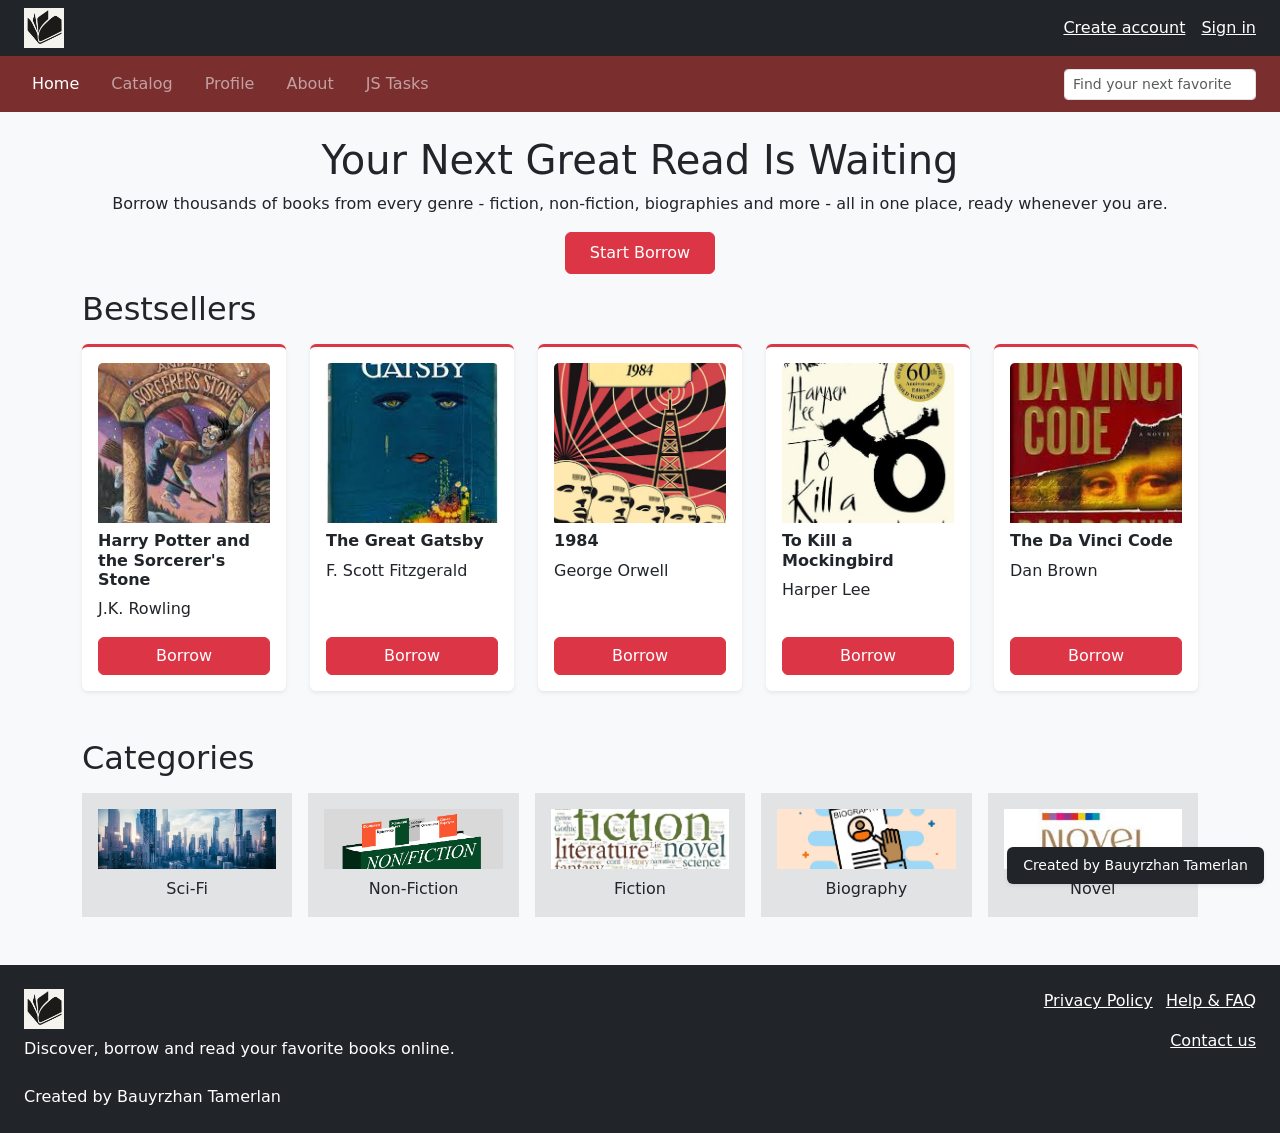
<file: index.html>
<!DOCTYPE html>
<html lang="en">
<head>
  <meta charset="UTF-8">
  <meta name="viewport" content="width=device-width, initial-scale=1">
  <title>Home</title>
  <link href="https://cdn.jsdelivr.net/npm/bootstrap@5.3.3/dist/css/bootstrap.min.css" rel="stylesheet" integrity="sha384-QWTKZyjpPEjISv5WaRU9OFeRpok6YctnYmDr5pNlyT2bRjXh0JMhjY6hW+ALEwIH" crossorigin="anonymous">
  <link rel="icon" type="image/png" href="assets/logo.png">
</head>
<body class="bg-body-tertiary d-flex flex-column min-vh-100">

<header class="bg-dark py-2">
  <div class="container-fluid px-4 d-flex justify-content-between align-items-center">
    <a href="index.html"><img src="assets/logo.png" alt="Logo" height="40"></a>
    <div class="d-flex gap-3">
      <a href="#" class="text-white">Create account</a>
      <a href="#" class="text-white">Sign in</a>
    </div>
  </div>
</header>

<div class="sticky-top">
  <nav class="navbar navbar-expand navbar-dark" style="background-color: #7a2e2e;">
    <div class="container-fluid px-4 flex-wrap gap-2">
      <ul class="navbar-nav flex-wrap gap-3 me-auto">
        <li class="nav-item"><a class="nav-link active" aria-current="page" href="index.html">Home</a></li>
        <li class="nav-item"><a class="nav-link" href="catalog.html">Catalog</a></li>
        <li class="nav-item"><a class="nav-link" href="profile-demo.html">Profile</a></li>
        <li class="nav-item"><a class="nav-link" href="about.html">About</a></li>
        <li class="nav-item"><a class="nav-link" href="js-tasks.html">JS Tasks</a></li>
      </ul>
      <form action="catalog.html" method="get" class="d-flex flex-grow-1 flex-md-grow-0" role="search">
        <input type="search" name="q" placeholder="Find your next favorite book..." class="form-control form-control-sm" aria-label="Search">
      </form>
    </div>
  </nav>
</div>

<main class="container flex-grow-1">

  <section class="text-center pt-4 pb-3">
    <h1>Your Next Great Read Is Waiting</h1>
    <p>Borrow thousands of books from every genre - fiction, non-fiction, biographies and more - all in one place, ready whenever you are.</p>
    <a href="catalog.html" class="btn btn-danger px-4 py-2">Start Borrow</a>
  </section>

  <section class="pb-4">
    <h2 class="mb-3">Bestsellers</h2>
    <div class="row row-cols-1 row-cols-sm-2 row-cols-md-3 row-cols-lg-5 g-4">

      <div class="col">
        <article class="card h-100 border-0 border-top border-3 border-danger shadow-sm">
          <div class="card-body d-flex flex-column">
            <img src="assets/book1.png" alt="Harry Potter and the Sorcerer's Stone cover" class="card-img-top object-fit-cover" height="160">
            <h3 class="card-title fs-6 fw-bold mt-2">Harry Potter and the Sorcerer's Stone</h3>
            <p class="card-text">J.K. Rowling</p>
            <a href="book-details.html" class="btn btn-danger w-100 mt-auto">Borrow</a>
          </div>
        </article>
      </div>

      <div class="col">
        <article class="card h-100 border-0 border-top border-3 border-danger shadow-sm">
          <div class="card-body d-flex flex-column">
            <img src="assets/book2.png" alt="The Great Gatsby cover" class="card-img-top object-fit-cover" height="160">
            <h3 class="card-title fs-6 fw-bold mt-2">The Great Gatsby</h3>
            <p class="card-text">F. Scott Fitzgerald</p>
            <a href="book-details.html" class="btn btn-danger w-100 mt-auto">Borrow</a>
          </div>
        </article>
      </div>

      <div class="col">
        <article class="card h-100 border-0 border-top border-3 border-danger shadow-sm">
          <div class="card-body d-flex flex-column">
            <img src="assets/1984.png" alt="1984 cover" class="card-img-top object-fit-cover" height="160">
            <h3 class="card-title fs-6 fw-bold mt-2">1984</h3>
            <p class="card-text">George Orwell</p>
            <a href="book-details-1984.html" class="btn btn-danger w-100 mt-auto">Borrow</a>
          </div>
        </article>
      </div>

      <div class="col">
        <article class="card h-100 border-0 border-top border-3 border-danger shadow-sm">
          <div class="card-body d-flex flex-column">
            <img src="assets/book4.png" alt="To Kill a Mockingbird cover" class="card-img-top object-fit-cover" height="160">
            <h3 class="card-title fs-6 fw-bold mt-2">To Kill a Mockingbird</h3>
            <p class="card-text">Harper Lee</p>
            <a href="book-details.html" class="btn btn-danger w-100 mt-auto">Borrow</a>
          </div>
        </article>
      </div>

      <div class="col">
        <article class="card h-100 border-0 border-top border-3 border-danger shadow-sm">
          <div class="card-body d-flex flex-column">
            <img src="assets/book5.png" alt="The Da Vinci Code cover" class="card-img-top object-fit-cover" height="160">
            <h3 class="card-title fs-6 fw-bold mt-2">The Da Vinci Code</h3>
            <p class="card-text">Dan Brown</p>
            <a href="book-details.html" class="btn btn-danger w-100 mt-auto">Borrow</a>
          </div>
        </article>
      </div>

    </div>
  </section>

  <section class="py-4">
    <h2 class="mb-3">Categories</h2>
    <nav class="row row-cols-1 row-cols-sm-2 row-cols-md-3 row-cols-lg-5 g-3">
      <div class="col">
        <a href="catalog.html?genre=sci-fi" class="d-block h-100 bg-secondary-subtle text-dark text-decoration-none text-center p-3">
          <img src="assets/icon-sci-fi.png" alt="Sci-Fi icon" class="w-100 object-fit-cover mb-2" height="60">
          <p class="mb-0">Sci-Fi</p>
        </a>
      </div>
      <div class="col">
        <a href="catalog.html?genre=non-fiction" class="d-block h-100 bg-secondary-subtle text-dark text-decoration-none text-center p-3">
          <img src="assets/icon-non-fiction.png" alt="Non-Fiction icon" class="w-100 object-fit-cover mb-2" height="60">
          <p class="mb-0">Non-Fiction</p>
        </a>
      </div>
      <div class="col">
        <a href="catalog.html?genre=fiction" class="d-block h-100 bg-secondary-subtle text-dark text-decoration-none text-center p-3">
          <img src="assets/icon-fiction.png" alt="Fiction icon" class="w-100 object-fit-cover mb-2" height="60">
          <p class="mb-0">Fiction</p>
        </a>
      </div>
      <div class="col">
        <a href="catalog.html?genre=biography" class="d-block h-100 bg-secondary-subtle text-dark text-decoration-none text-center p-3">
          <img src="assets/icon-biography.png" alt="Biography icon" class="w-100 object-fit-cover mb-2" height="60">
          <p class="mb-0">Biography</p>
        </a>
      </div>
      <div class="col">
        <a href="catalog.html?genre=novel" class="d-block h-100 bg-secondary-subtle text-dark text-decoration-none text-center p-3">
          <img src="assets/icon-novel.png" alt="Novel icon" class="w-100 object-fit-cover mb-2" height="60">
          <p class="mb-0">Novel</p>
        </a>
      </div>
    </nav>
  </section>

</main>

<footer class="bg-dark text-white mt-4">
  <div class="container-fluid px-4 py-4">
    <div class="row g-3">
      <div class="col-md-6">
        <img src="assets/logo.png" alt="Logo" height="40">
        <p class="mt-2 mb-0">Discover, borrow and read your favorite books online.</p>
        <p class="mt-4 mb-0">Created by Bauyrzhan Tamerlan</p>
      </div>
      <div class="col-md-6 text-md-end">
        <p>
          <a href="#" class="text-white me-2">Privacy Policy</a>
          <a href="#" class="text-white">Help &amp; FAQ</a>
        </p>
        <p class="mb-0"><a href="about.html" class="text-white">Contact us</a></p>
      </div>
    </div>
  </div>
</footer>

<div class="position-fixed bottom-0 end-0 m-3 bg-dark text-white small px-3 py-2 rounded shadow-sm">Created by Bauyrzhan Tamerlan</div>

</body>
</html>
</file>
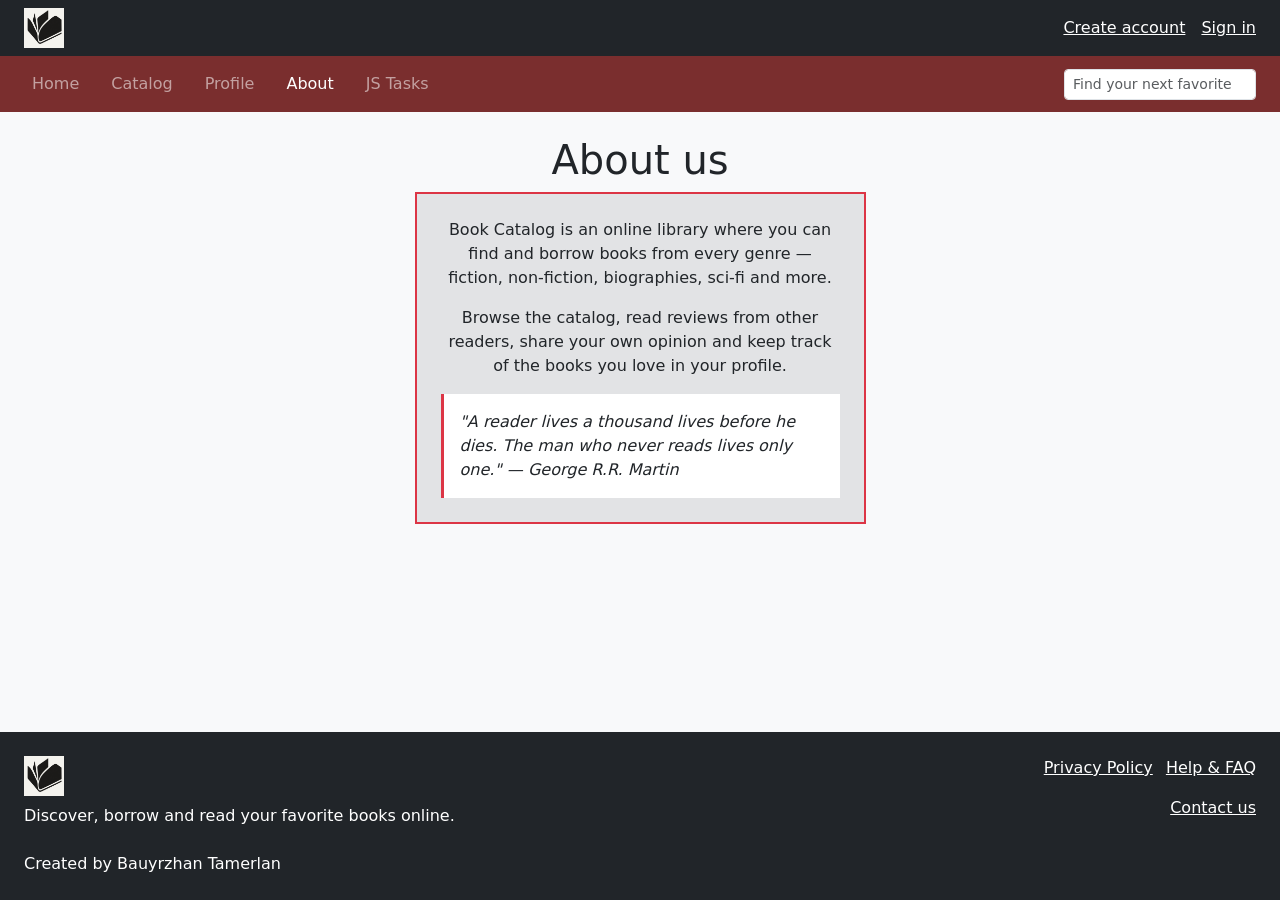
<file: about.html>
<!DOCTYPE html>
<html lang="en">
<head>
  <meta charset="UTF-8">
  <meta name="viewport" content="width=device-width, initial-scale=1">
  <title>About</title>
  <link href="https://cdn.jsdelivr.net/npm/bootstrap@5.3.3/dist/css/bootstrap.min.css" rel="stylesheet" integrity="sha384-QWTKZyjpPEjISv5WaRU9OFeRpok6YctnYmDr5pNlyT2bRjXh0JMhjY6hW+ALEwIH" crossorigin="anonymous">
  <link rel="icon" type="image/png" href="assets/logo.png">
</head>
<body class="bg-body-tertiary d-flex flex-column min-vh-100">

<header class="bg-dark py-2">
  <div class="container-fluid px-4 d-flex justify-content-between align-items-center">
    <a href="index.html"><img src="assets/logo.png" alt="Logo" height="40"></a>
    <div class="d-flex gap-3">
      <a href="#" class="text-white">Create account</a>
      <a href="#" class="text-white">Sign in</a>
    </div>
  </div>
</header>

<div class="sticky-top">
  <nav class="navbar navbar-expand navbar-dark" style="background-color: #7a2e2e;">
    <div class="container-fluid px-4 flex-wrap gap-2">
      <ul class="navbar-nav flex-wrap gap-3 me-auto">
        <li class="nav-item"><a class="nav-link" href="index.html">Home</a></li>
        <li class="nav-item"><a class="nav-link" href="catalog.html">Catalog</a></li>
        <li class="nav-item"><a class="nav-link" href="profile-demo.html">Profile</a></li>
        <li class="nav-item"><a class="nav-link active" aria-current="page" href="about.html">About</a></li>
        <li class="nav-item"><a class="nav-link" href="js-tasks.html">JS Tasks</a></li>
      </ul>
      <form action="catalog.html" method="get" class="d-flex flex-grow-1 flex-md-grow-0" role="search">
        <input type="search" name="q" placeholder="Find your next favorite book..." class="form-control form-control-sm" aria-label="Search">
      </form>
    </div>
  </nav>
</div>

<main class="container flex-grow-1">

  <section class="text-center pt-4 pb-3">
    <h1>About us</h1>
    <div class="row justify-content-center">
      <div class="col-md-8 col-lg-6 col-xl-5">
        <div class="border border-2 border-danger bg-secondary-subtle p-4">
          <p>Book Catalog is an online library where you can find and borrow books from every genre — fiction, non-fiction, biographies, sci-fi and more.</p>
          <p>Browse the catalog, read reviews from other readers, share your own opinion and keep track of the books you love in your profile.</p>
          <blockquote class="bg-white border-start border-3 border-danger p-3 fst-italic text-start mt-3 mb-0">
            "A reader lives a thousand lives before he dies. The man who never reads lives only one." — George R.R. Martin
          </blockquote>
        </div>
      </div>
    </div>
  </section>

</main>

<footer class="bg-dark text-white mt-4">
  <div class="container-fluid px-4 py-4">
    <div class="row g-3">
      <div class="col-md-6">
        <img src="assets/logo.png" alt="Logo" height="40">
        <p class="mt-2 mb-0">Discover, borrow and read your favorite books online.</p>
        <p class="mt-4 mb-0">Created by Bauyrzhan Tamerlan</p>
      </div>
      <div class="col-md-6 text-md-end">
        <p>
          <a href="#" class="text-white me-2">Privacy Policy</a>
          <a href="#" class="text-white">Help &amp; FAQ</a>
        </p>
        <p class="mb-0"><a href="about.html" class="text-white">Contact us</a></p>
      </div>
    </div>
  </div>
</footer>

</body>
</html>
</file>
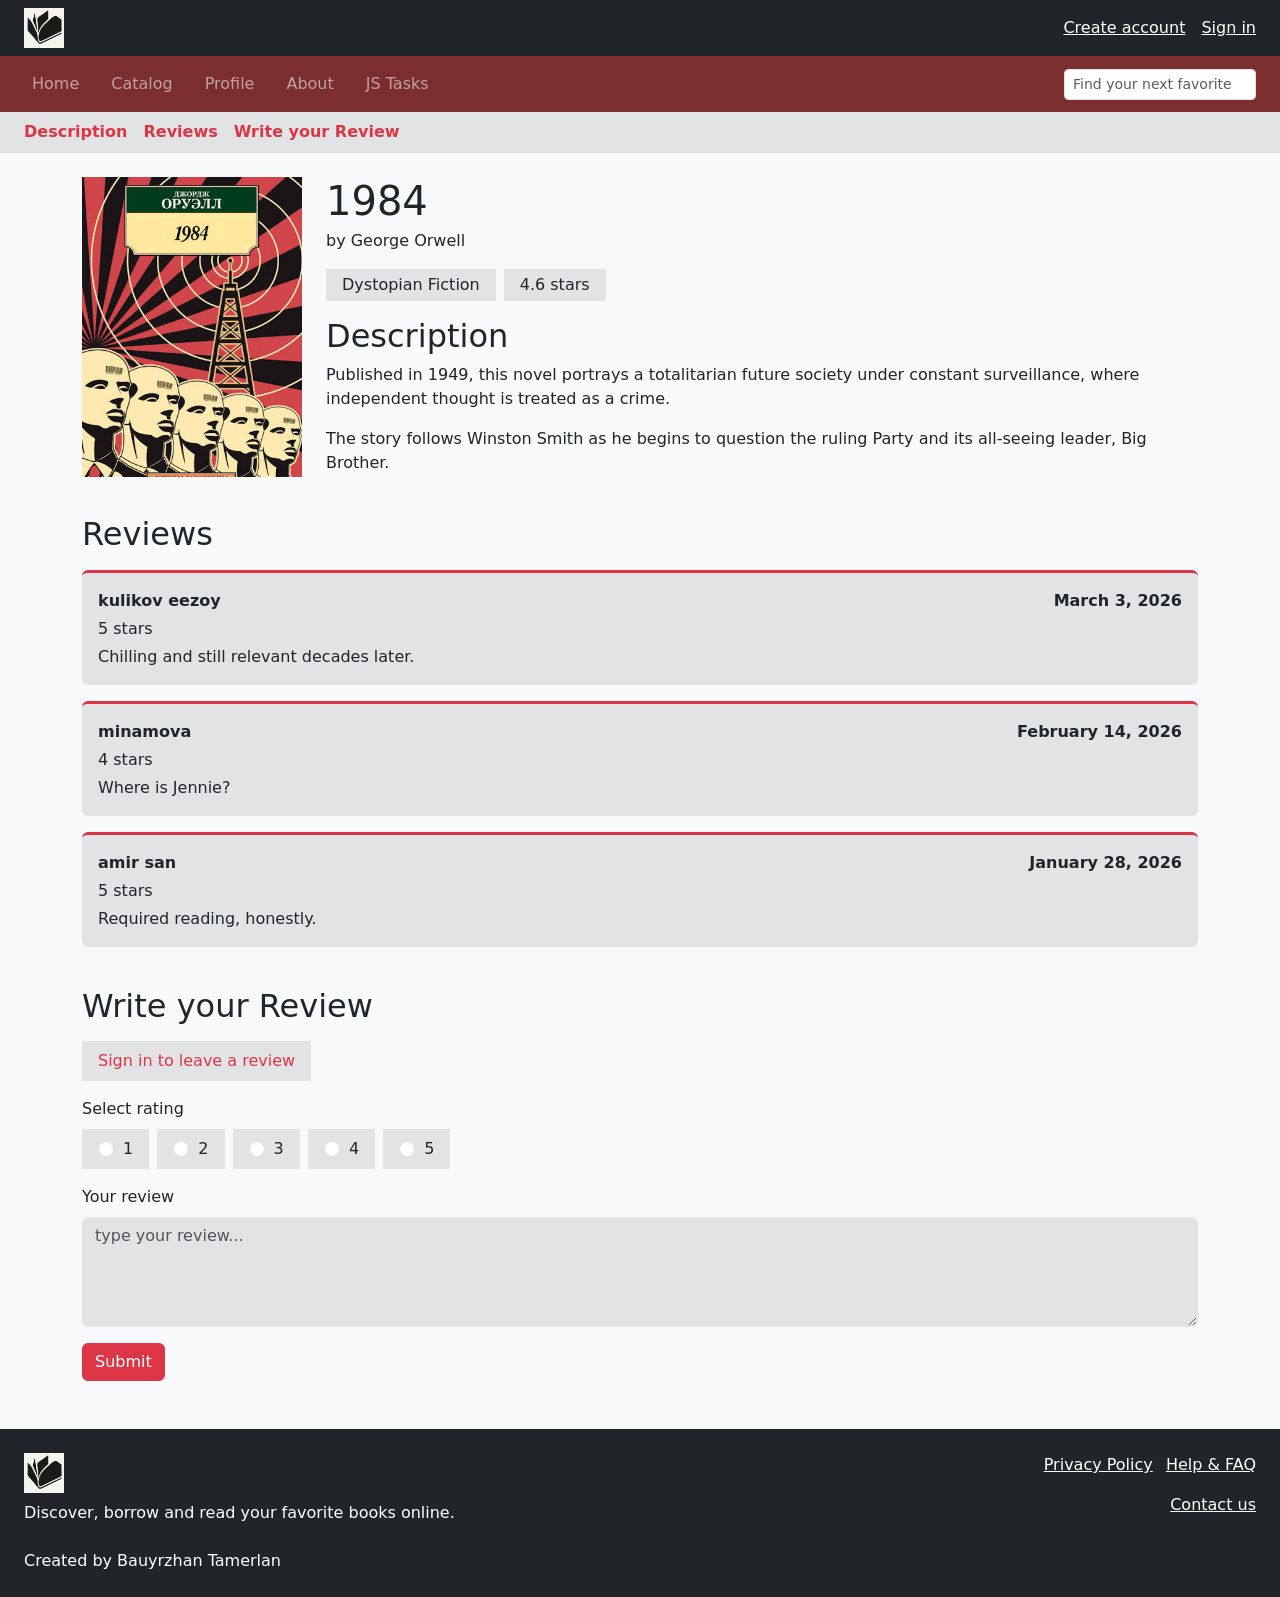
<file: book-details-1984.html>
<!DOCTYPE html>
<html lang="en">
<head>
  <meta charset="UTF-8">
  <meta name="viewport" content="width=device-width, initial-scale=1">
  <title>1984</title>
  <link href="https://cdn.jsdelivr.net/npm/bootstrap@5.3.3/dist/css/bootstrap.min.css" rel="stylesheet" integrity="sha384-QWTKZyjpPEjISv5WaRU9OFeRpok6YctnYmDr5pNlyT2bRjXh0JMhjY6hW+ALEwIH" crossorigin="anonymous">
  <link rel="icon" type="image/png" href="assets/logo.png">
</head>
<body class="bg-body-tertiary d-flex flex-column min-vh-100">

<header class="bg-dark py-2">
  <div class="container-fluid px-4 d-flex justify-content-between align-items-center">
    <a href="index.html"><img src="assets/logo.png" alt="Logo" height="40"></a>
    <div class="d-flex gap-3">
      <a href="#" class="text-white">Create account</a>
      <a href="#" class="text-white">Sign in</a>
    </div>
  </div>
</header>

<div class="sticky-top">
  <nav class="navbar navbar-expand navbar-dark" style="background-color: #7a2e2e;">
    <div class="container-fluid px-4 flex-wrap gap-2">
      <ul class="navbar-nav flex-wrap gap-3 me-auto">
        <li class="nav-item"><a class="nav-link" href="index.html">Home</a></li>
        <li class="nav-item"><a class="nav-link" href="catalog.html">Catalog</a></li>
        <li class="nav-item"><a class="nav-link" href="profile-demo.html">Profile</a></li>
        <li class="nav-item"><a class="nav-link" href="about.html">About</a></li>
        <li class="nav-item"><a class="nav-link" href="js-tasks.html">JS Tasks</a></li>
      </ul>
      <form action="catalog.html" method="get" class="d-flex flex-grow-1 flex-md-grow-0" role="search">
        <input type="search" name="q" placeholder="Find your next favorite book..." class="form-control form-control-sm" aria-label="Search">
      </form>
    </div>
  </nav>

  <nav class="bg-secondary-subtle border-bottom" aria-label="Section navigation">
    <div class="container-fluid px-4 py-2 d-flex flex-wrap gap-3">
      <a href="#description" class="fw-bold text-danger text-decoration-none">Description</a>
      <a href="#reviews" class="fw-bold text-danger text-decoration-none">Reviews</a>
      <a href="#write-review" class="fw-bold text-danger text-decoration-none">Write your Review</a>
    </div>
  </nav>
</div>

<main class="container flex-grow-1">

  <article class="pt-4">
    <div class="row g-4">
      <div class="col-md-auto">
        <img src="assets/1984.png" alt="1984 cover" class="object-fit-cover bg-secondary-subtle" width="220" height="300">
      </div>
      <div class="col-md">
        <h1 class="mb-1">1984</h1>
        <p class="mb-3">by George Orwell</p>

        <div class="d-flex flex-wrap gap-2 mb-3">
          <span class="bg-secondary-subtle px-3 py-1">Dystopian Fiction</span>
          <span class="bg-secondary-subtle px-3 py-1">4.6 stars</span>
        </div>

        <section id="description">
          <h2 class="mb-2">Description</h2>
          <p>Published in 1949, this novel portrays a totalitarian future society under constant surveillance, where independent thought is treated as a crime.</p>
          <p>The story follows Winston Smith as he begins to question the ruling Party and its all-seeing leader, Big Brother.</p>
        </section>
      </div>
    </div>
  </article>

  <section id="reviews" class="py-4">
    <h2 class="mb-3">Reviews</h2>

    <article class="card card-body bg-secondary-subtle border-0 border-top border-3 border-danger mb-3">
      <div class="d-flex justify-content-between fw-bold mb-1"><span>kulikov eezoy</span><span>March 3, 2026</span></div>
      <p class="mb-1">5 stars</p>
      <p class="mb-0">Chilling and still relevant decades later.</p>
    </article>

    <article class="card card-body bg-secondary-subtle border-0 border-top border-3 border-danger mb-3">
      <div class="d-flex justify-content-between fw-bold mb-1"><span>minamova</span><span>February 14, 2026</span></div>
      <p class="mb-1">4 stars</p>
      <p class="mb-0">Where is Jennie?</p>
    </article>

    <article class="card card-body bg-secondary-subtle border-0 border-top border-3 border-danger mb-3">
      <div class="d-flex justify-content-between fw-bold mb-1"><span>amir san</span><span>January 28, 2026</span></div>
      <p class="mb-1">5 stars</p>
      <p class="mb-0">Required reading, honestly.</p>
    </article>
  </section>

  <section id="write-review" class="pb-4">
    <h2 class="mb-3">Write your Review</h2>

    <p class="d-inline-block bg-secondary-subtle px-3 py-2 mb-3"><a href="#" class="text-danger text-decoration-none">Sign in to leave a review</a></p>

    <form action="#" method="post">
      <fieldset class="mb-3">
        <legend class="fs-6">Select rating</legend>
        <div class="d-flex flex-wrap gap-2">
          <label class="bg-secondary-subtle px-3 py-2"><input class="form-check-input me-1" type="radio" name="rating" value="1"> 1</label>
          <label class="bg-secondary-subtle px-3 py-2"><input class="form-check-input me-1" type="radio" name="rating" value="2"> 2</label>
          <label class="bg-secondary-subtle px-3 py-2"><input class="form-check-input me-1" type="radio" name="rating" value="3"> 3</label>
          <label class="bg-secondary-subtle px-3 py-2"><input class="form-check-input me-1" type="radio" name="rating" value="4"> 4</label>
          <label class="bg-secondary-subtle px-3 py-2"><input class="form-check-input me-1" type="radio" name="rating" value="5"> 5</label>
        </div>
      </fieldset>

      <label for="review-text" class="form-label">Your review</label>
      <textarea id="review-text" name="review" placeholder="type your review..." class="form-control bg-secondary-subtle mb-3" rows="4"></textarea>

      <button type="submit" class="btn btn-danger">Submit</button>
    </form>
  </section>

</main>

<footer class="bg-dark text-white mt-4">
  <div class="container-fluid px-4 py-4">
    <div class="row g-3">
      <div class="col-md-6">
        <img src="assets/logo.png" alt="Logo" height="40">
        <p class="mt-2 mb-0">Discover, borrow and read your favorite books online.</p>
        <p class="mt-4 mb-0">Created by Bauyrzhan Tamerlan</p>
      </div>
      <div class="col-md-6 text-md-end">
        <p>
          <a href="#" class="text-white me-2">Privacy Policy</a>
          <a href="#" class="text-white">Help &amp; FAQ</a>
        </p>
        <p class="mb-0"><a href="about.html" class="text-white">Contact us</a></p>
      </div>
    </div>
  </div>
</footer>

</body>
</html>
</file>
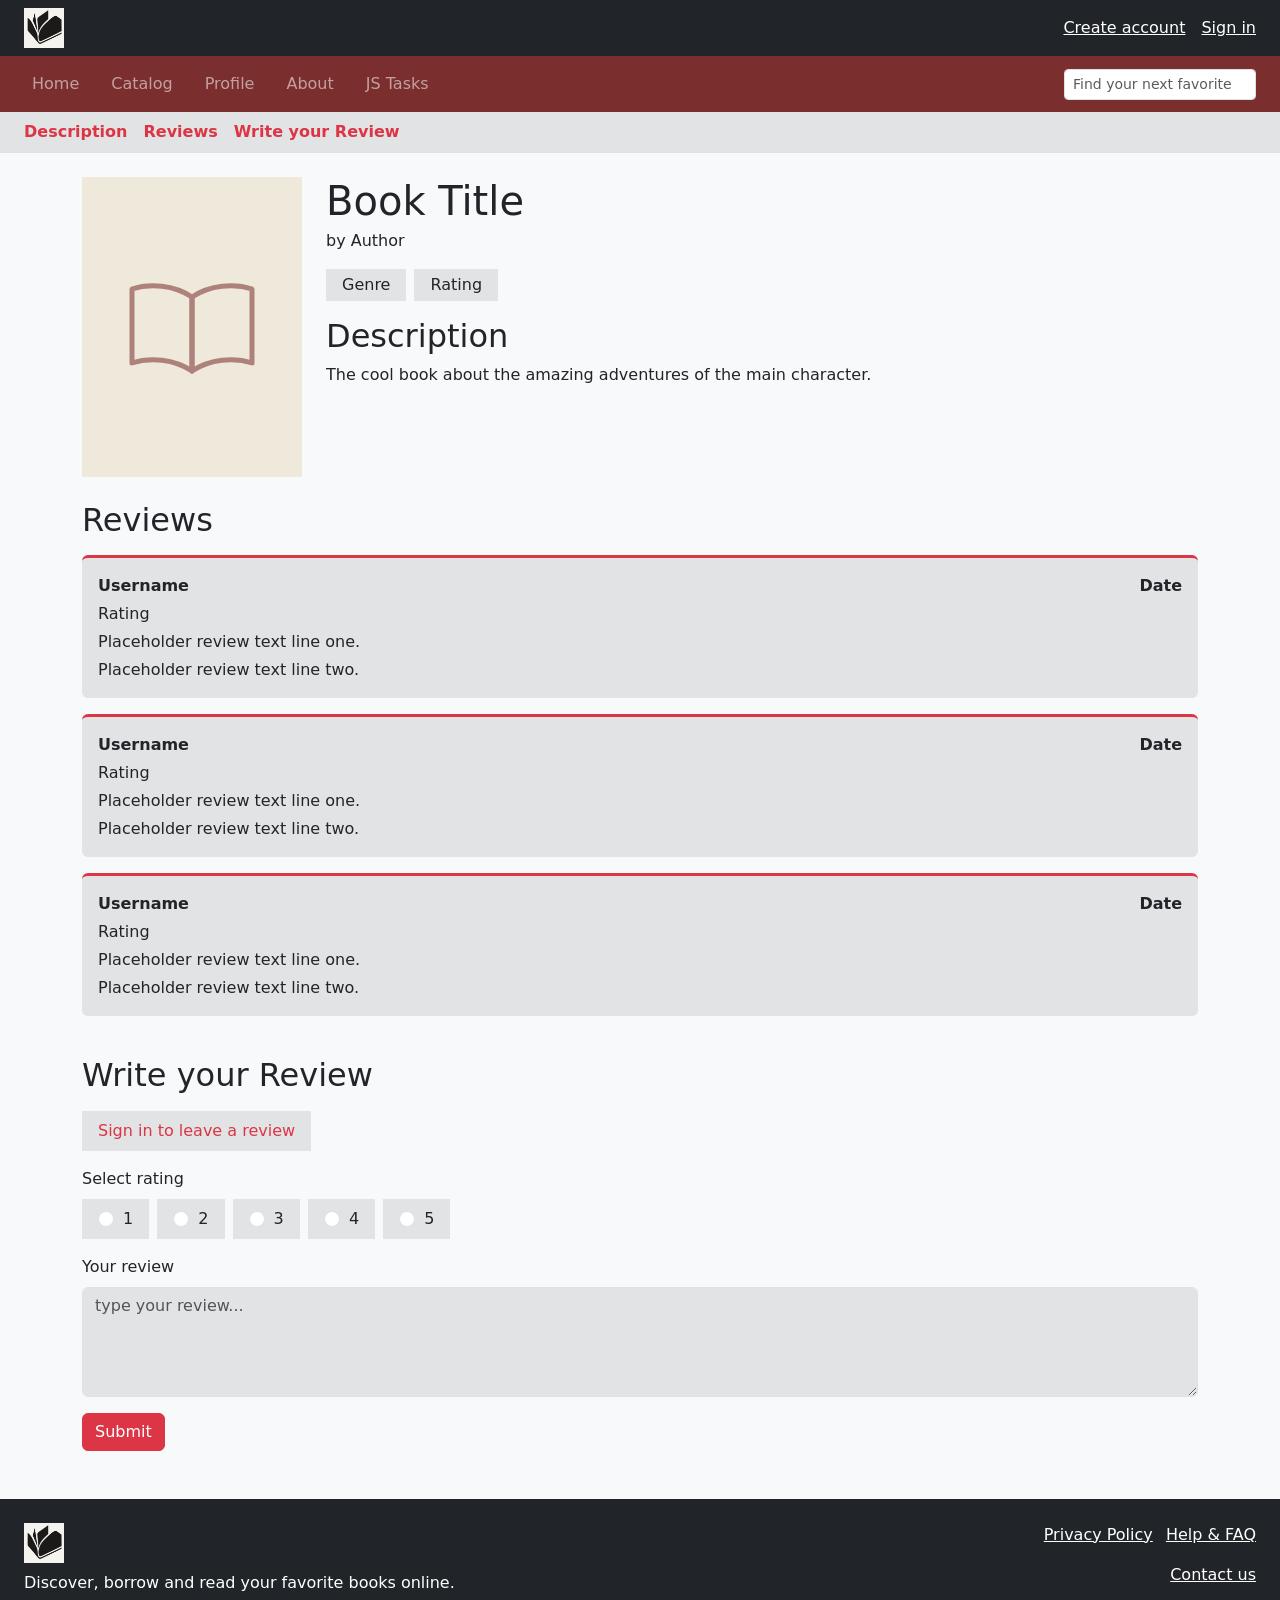
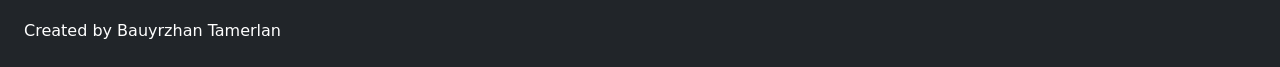
<file: book-details.html>
<!DOCTYPE html>
<html lang="en">
<head>
  <meta charset="UTF-8">
  <meta name="viewport" content="width=device-width, initial-scale=1">
  <title>Book Details</title>
  <link href="https://cdn.jsdelivr.net/npm/bootstrap@5.3.3/dist/css/bootstrap.min.css" rel="stylesheet" integrity="sha384-QWTKZyjpPEjISv5WaRU9OFeRpok6YctnYmDr5pNlyT2bRjXh0JMhjY6hW+ALEwIH" crossorigin="anonymous">
  <link rel="icon" type="image/png" href="assets/logo.png">
</head>
<body class="bg-body-tertiary d-flex flex-column min-vh-100">

<header class="bg-dark py-2">
  <div class="container-fluid px-4 d-flex justify-content-between align-items-center">
    <a href="index.html"><img src="assets/logo.png" alt="Logo" height="40"></a>
    <div class="d-flex gap-3">
      <a href="#" class="text-white">Create account</a>
      <a href="#" class="text-white">Sign in</a>
    </div>
  </div>
</header>

<div class="sticky-top">
  <nav class="navbar navbar-expand navbar-dark" style="background-color: #7a2e2e;">
    <div class="container-fluid px-4 flex-wrap gap-2">
      <ul class="navbar-nav flex-wrap gap-3 me-auto">
        <li class="nav-item"><a class="nav-link" href="index.html">Home</a></li>
        <li class="nav-item"><a class="nav-link" href="catalog.html">Catalog</a></li>
        <li class="nav-item"><a class="nav-link" href="profile-demo.html">Profile</a></li>
        <li class="nav-item"><a class="nav-link" href="about.html">About</a></li>
        <li class="nav-item"><a class="nav-link" href="js-tasks.html">JS Tasks</a></li>
      </ul>
      <form action="catalog.html" method="get" class="d-flex flex-grow-1 flex-md-grow-0" role="search">
        <input type="search" name="q" placeholder="Find your next favorite book..." class="form-control form-control-sm" aria-label="Search">
      </form>
    </div>
  </nav>

  <nav class="bg-secondary-subtle border-bottom" aria-label="Section navigation">
    <div class="container-fluid px-4 py-2 d-flex flex-wrap gap-3">
      <a href="#description" class="fw-bold text-danger text-decoration-none">Description</a>
      <a href="#reviews" class="fw-bold text-danger text-decoration-none">Reviews</a>
      <a href="#write-review" class="fw-bold text-danger text-decoration-none">Write your Review</a>
    </div>
  </nav>
</div>

<main class="container flex-grow-1">

  <article class="pt-4">
    <div class="row g-4">
      <div class="col-md-auto">
        <img src="assets/book-placeholder.svg" alt="Book Title cover" class="object-fit-cover bg-secondary-subtle" width="220" height="300">
      </div>
      <div class="col-md">
        <h1 class="mb-1">Book Title</h1>
        <p class="mb-3">by Author</p>

        <div class="d-flex flex-wrap gap-2 mb-3">
          <span class="bg-secondary-subtle px-3 py-1">Genre</span>
          <span class="bg-secondary-subtle px-3 py-1">Rating</span>
        </div>

        <section id="description">
          <h2 class="mb-2">Description</h2>
          <p>The cool book about the amazing adventures of the main character.</p>
        </section>
      </div>
    </div>
  </article>

  <section id="reviews" class="py-4">
    <h2 class="mb-3">Reviews</h2>

    <article class="card card-body bg-secondary-subtle border-0 border-top border-3 border-danger mb-3">
      <div class="d-flex justify-content-between fw-bold mb-1"><span>Username</span><span>Date</span></div>
      <p class="mb-1">Rating</p>
      <p class="mb-1">Placeholder review text line one.</p>
      <p class="mb-0">Placeholder review text line two.</p>
    </article>

    <article class="card card-body bg-secondary-subtle border-0 border-top border-3 border-danger mb-3">
      <div class="d-flex justify-content-between fw-bold mb-1"><span>Username</span><span>Date</span></div>
      <p class="mb-1">Rating</p>
      <p class="mb-1">Placeholder review text line one.</p>
      <p class="mb-0">Placeholder review text line two.</p>
    </article>

    <article class="card card-body bg-secondary-subtle border-0 border-top border-3 border-danger mb-3">
      <div class="d-flex justify-content-between fw-bold mb-1"><span>Username</span><span>Date</span></div>
      <p class="mb-1">Rating</p>
      <p class="mb-1">Placeholder review text line one.</p>
      <p class="mb-0">Placeholder review text line two.</p>
    </article>
  </section>

  <section id="write-review" class="pb-4">
    <h2 class="mb-3">Write your Review</h2>

    <p class="d-inline-block bg-secondary-subtle px-3 py-2 mb-3"><a href="#" class="text-danger text-decoration-none">Sign in to leave a review</a></p>

    <form action="#" method="post">
      <fieldset class="mb-3">
        <legend class="fs-6">Select rating</legend>
        <div class="d-flex flex-wrap gap-2">
          <label class="bg-secondary-subtle px-3 py-2"><input class="form-check-input me-1" type="radio" name="rating" value="1"> 1</label>
          <label class="bg-secondary-subtle px-3 py-2"><input class="form-check-input me-1" type="radio" name="rating" value="2"> 2</label>
          <label class="bg-secondary-subtle px-3 py-2"><input class="form-check-input me-1" type="radio" name="rating" value="3"> 3</label>
          <label class="bg-secondary-subtle px-3 py-2"><input class="form-check-input me-1" type="radio" name="rating" value="4"> 4</label>
          <label class="bg-secondary-subtle px-3 py-2"><input class="form-check-input me-1" type="radio" name="rating" value="5"> 5</label>
        </div>
      </fieldset>

      <label for="review-text" class="form-label">Your review</label>
      <textarea id="review-text" name="review" placeholder="type your review..." class="form-control bg-secondary-subtle mb-3" rows="4"></textarea>

      <button type="submit" class="btn btn-danger">Submit</button>
    </form>
  </section>

</main>

<footer class="bg-dark text-white mt-4">
  <div class="container-fluid px-4 py-4">
    <div class="row g-3">
      <div class="col-md-6">
        <img src="assets/logo.png" alt="Logo" height="40">
        <p class="mt-2 mb-0">Discover, borrow and read your favorite books online.</p>
        <p class="mt-4 mb-0">Created by Bauyrzhan Tamerlan</p>
      </div>
      <div class="col-md-6 text-md-end">
        <p>
          <a href="#" class="text-white me-2">Privacy Policy</a>
          <a href="#" class="text-white">Help &amp; FAQ</a>
        </p>
        <p class="mb-0"><a href="about.html" class="text-white">Contact us</a></p>
      </div>
    </div>
  </div>
</footer>

</body>
</html>
</file>
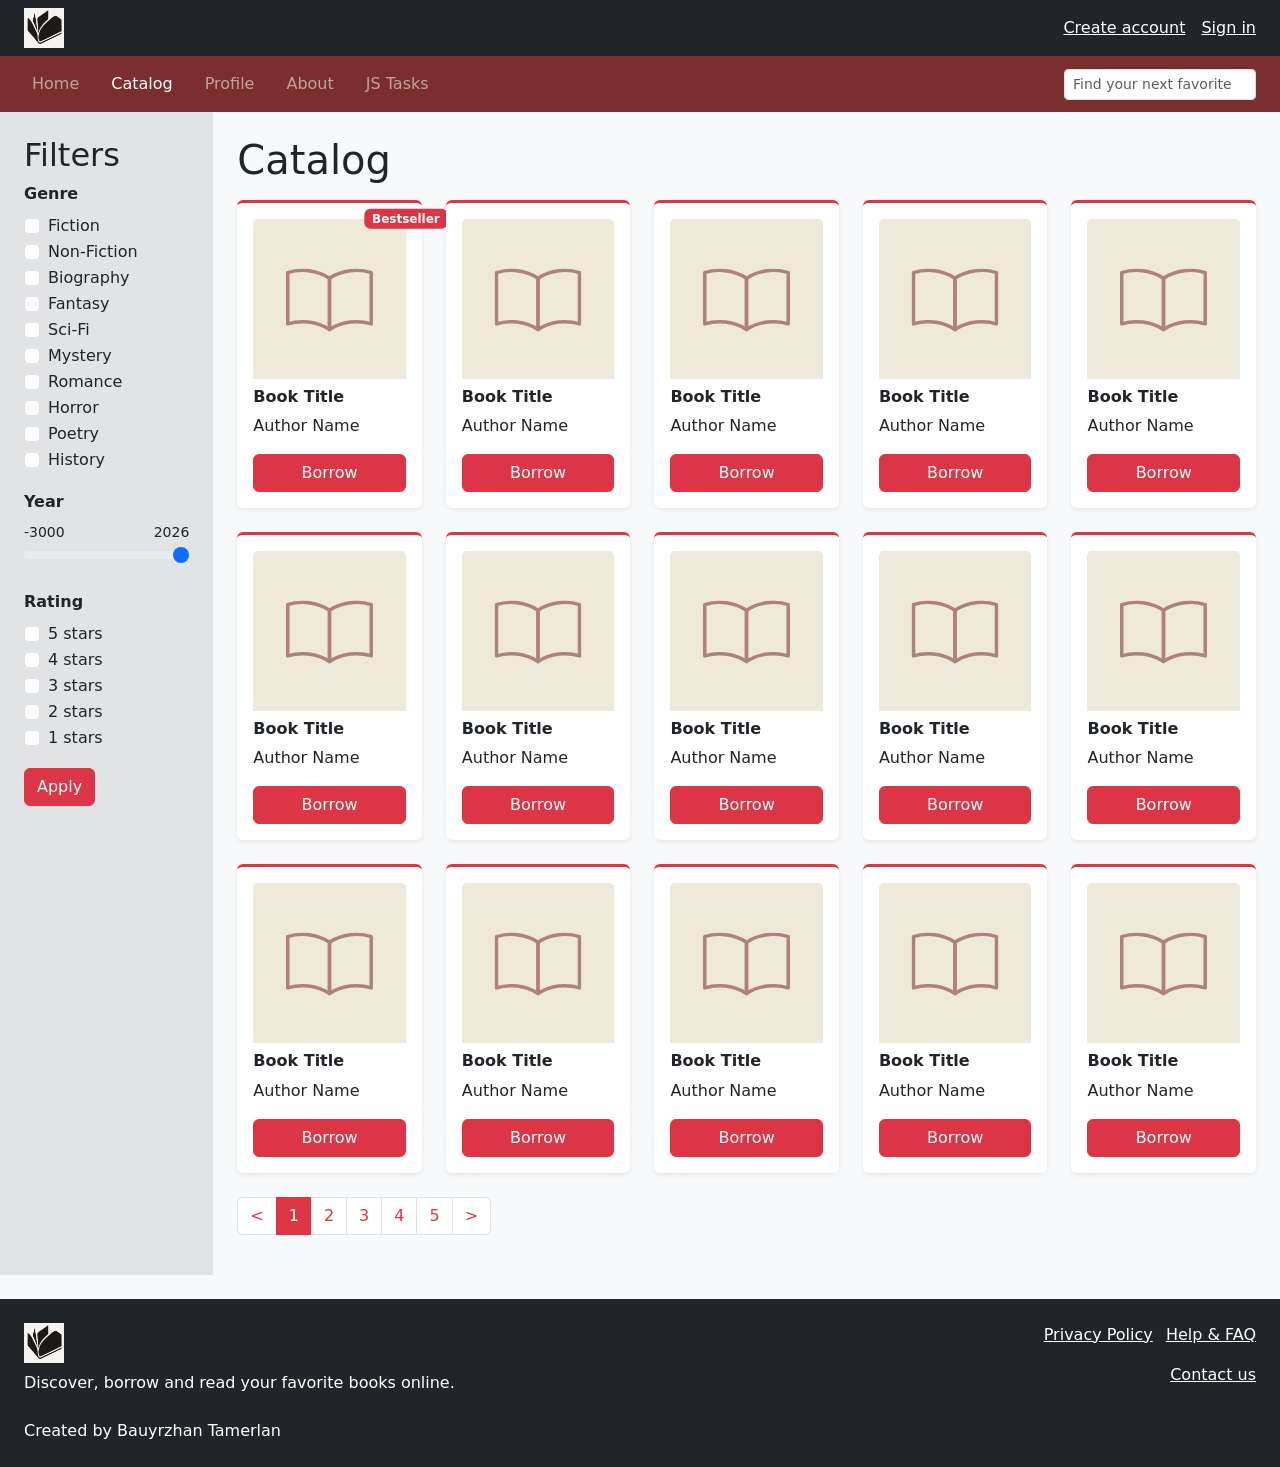
<file: catalog.html>
<!DOCTYPE html>
<html lang="en">
<head>
  <meta charset="UTF-8">
  <meta name="viewport" content="width=device-width, initial-scale=1">
  <title>Catalog</title>
  <link href="https://cdn.jsdelivr.net/npm/bootstrap@5.3.3/dist/css/bootstrap.min.css" rel="stylesheet" integrity="sha384-QWTKZyjpPEjISv5WaRU9OFeRpok6YctnYmDr5pNlyT2bRjXh0JMhjY6hW+ALEwIH" crossorigin="anonymous">
  <link rel="icon" type="image/png" href="assets/logo.png">
</head>
<body class="bg-body-tertiary d-flex flex-column min-vh-100">

<header class="bg-dark py-2">
  <div class="container-fluid px-4 d-flex justify-content-between align-items-center">
    <a href="index.html"><img src="assets/logo.png" alt="Logo" height="40"></a>
    <div class="d-flex gap-3">
      <a href="#" class="text-white">Create account</a>
      <a href="#" class="text-white">Sign in</a>
    </div>
  </div>
</header>

<div class="sticky-top">
  <nav class="navbar navbar-expand navbar-dark" style="background-color: #7a2e2e;">
    <div class="container-fluid px-4 flex-wrap gap-2">
      <ul class="navbar-nav flex-wrap gap-3 me-auto">
        <li class="nav-item"><a class="nav-link" href="index.html">Home</a></li>
        <li class="nav-item"><a class="nav-link active" aria-current="page" href="catalog.html">Catalog</a></li>
        <li class="nav-item"><a class="nav-link" href="profile-demo.html">Profile</a></li>
        <li class="nav-item"><a class="nav-link" href="about.html">About</a></li>
        <li class="nav-item"><a class="nav-link" href="js-tasks.html">JS Tasks</a></li>
      </ul>
      <form action="catalog.html" method="get" class="d-flex flex-grow-1 flex-md-grow-0" role="search">
        <input type="search" name="q" placeholder="Find your next favorite book..." class="form-control form-control-sm" aria-label="Search">
      </form>
    </div>
  </nav>
</div>

<div class="row g-0 flex-grow-1">

  <aside class="col-md-4 col-lg-3 col-xl-2 bg-secondary-subtle p-4">
    <h2>Filters</h2>

    <form action="catalog.html" method="get">

      <fieldset class="mb-3">
        <legend class="fs-6 fw-bold">Genre</legend>
        <div class="form-check">
          <input class="form-check-input" type="checkbox" name="genre" value="fiction" id="genre-fiction">
          <label class="form-check-label" for="genre-fiction">Fiction</label>
        </div>
        <div class="form-check">
          <input class="form-check-input" type="checkbox" name="genre" value="non-fiction" id="genre-non-fiction">
          <label class="form-check-label" for="genre-non-fiction">Non-Fiction</label>
        </div>
        <div class="form-check">
          <input class="form-check-input" type="checkbox" name="genre" value="biography" id="genre-biography">
          <label class="form-check-label" for="genre-biography">Biography</label>
        </div>
        <div class="form-check">
          <input class="form-check-input" type="checkbox" name="genre" value="fantasy" id="genre-fantasy">
          <label class="form-check-label" for="genre-fantasy">Fantasy</label>
        </div>
        <div class="form-check">
          <input class="form-check-input" type="checkbox" name="genre" value="sci-fi" id="genre-sci-fi">
          <label class="form-check-label" for="genre-sci-fi">Sci-Fi</label>
        </div>
        <div class="form-check">
          <input class="form-check-input" type="checkbox" name="genre" value="mystery" id="genre-mystery">
          <label class="form-check-label" for="genre-mystery">Mystery</label>
        </div>
        <div class="form-check">
          <input class="form-check-input" type="checkbox" name="genre" value="romance" id="genre-romance">
          <label class="form-check-label" for="genre-romance">Romance</label>
        </div>
        <div class="form-check">
          <input class="form-check-input" type="checkbox" name="genre" value="horror" id="genre-horror">
          <label class="form-check-label" for="genre-horror">Horror</label>
        </div>
        <div class="form-check">
          <input class="form-check-input" type="checkbox" name="genre" value="poetry" id="genre-poetry">
          <label class="form-check-label" for="genre-poetry">Poetry</label>
        </div>
        <div class="form-check">
          <input class="form-check-input" type="checkbox" name="genre" value="history" id="genre-history">
          <label class="form-check-label" for="genre-history">History</label>
        </div>
      </fieldset>

      <fieldset class="mb-3">
        <legend class="fs-6 fw-bold">Year</legend>
        <div class="d-flex justify-content-between small"><span>-3000</span><span>2026</span></div>
        <input type="range" class="form-range" name="year" min="-3000" max="2026" value="2026" aria-label="Year">
      </fieldset>

      <fieldset class="mb-3">
        <legend class="fs-6 fw-bold">Rating</legend>
        <div class="form-check">
          <input class="form-check-input" type="checkbox" name="rating" value="5" id="rating-5">
          <label class="form-check-label" for="rating-5">5 stars</label>
        </div>
        <div class="form-check">
          <input class="form-check-input" type="checkbox" name="rating" value="4" id="rating-4">
          <label class="form-check-label" for="rating-4">4 stars</label>
        </div>
        <div class="form-check">
          <input class="form-check-input" type="checkbox" name="rating" value="3" id="rating-3">
          <label class="form-check-label" for="rating-3">3 stars</label>
        </div>
        <div class="form-check">
          <input class="form-check-input" type="checkbox" name="rating" value="2" id="rating-2">
          <label class="form-check-label" for="rating-2">2 stars</label>
        </div>
        <div class="form-check">
          <input class="form-check-input" type="checkbox" name="rating" value="1" id="rating-1">
          <label class="form-check-label" for="rating-1">1 stars</label>
        </div>
      </fieldset>

      <button type="submit" class="btn btn-danger">Apply</button>
    </form>
  </aside>

  <main class="col-md-8 col-lg-9 col-xl-10 p-4">
    <h1 class="mb-3">Catalog</h1>

    <div class="row row-cols-1 row-cols-sm-2 row-cols-lg-3 row-cols-xl-5 g-4">

      <div class="col">
        <article class="card h-100 border-0 border-top border-3 border-danger shadow-sm">
          <div class="card-body d-flex flex-column">
            <div class="position-relative">
              <img src="assets/book-placeholder.svg" alt="Book Title cover" class="card-img-top object-fit-cover" height="160">
              <span class="badge bg-danger position-absolute top-0 start-100 translate-middle">Bestseller</span>
            </div>
            <h3 class="card-title fs-6 fw-bold mt-2">Book Title</h3>
            <p class="card-text">Author Name</p>
            <a href="book-details.html" class="btn btn-danger w-100 mt-auto">Borrow</a>
          </div>
        </article>
      </div>

      <div class="col">
        <article class="card h-100 border-0 border-top border-3 border-danger shadow-sm">
          <div class="card-body d-flex flex-column">
            <img src="assets/book-placeholder.svg" alt="Book Title cover" class="card-img-top object-fit-cover" height="160">
            <h3 class="card-title fs-6 fw-bold mt-2">Book Title</h3>
            <p class="card-text">Author Name</p>
            <a href="book-details.html" class="btn btn-danger w-100 mt-auto">Borrow</a>
          </div>
        </article>
      </div>

      <div class="col">
        <article class="card h-100 border-0 border-top border-3 border-danger shadow-sm">
          <div class="card-body d-flex flex-column">
            <img src="assets/book-placeholder.svg" alt="Book Title cover" class="card-img-top object-fit-cover" height="160">
            <h3 class="card-title fs-6 fw-bold mt-2">Book Title</h3>
            <p class="card-text">Author Name</p>
            <a href="book-details.html" class="btn btn-danger w-100 mt-auto">Borrow</a>
          </div>
        </article>
      </div>

      <div class="col">
        <article class="card h-100 border-0 border-top border-3 border-danger shadow-sm">
          <div class="card-body d-flex flex-column">
            <img src="assets/book-placeholder.svg" alt="Book Title cover" class="card-img-top object-fit-cover" height="160">
            <h3 class="card-title fs-6 fw-bold mt-2">Book Title</h3>
            <p class="card-text">Author Name</p>
            <a href="book-details.html" class="btn btn-danger w-100 mt-auto">Borrow</a>
          </div>
        </article>
      </div>

      <div class="col">
        <article class="card h-100 border-0 border-top border-3 border-danger shadow-sm">
          <div class="card-body d-flex flex-column">
            <img src="assets/book-placeholder.svg" alt="Book Title cover" class="card-img-top object-fit-cover" height="160">
            <h3 class="card-title fs-6 fw-bold mt-2">Book Title</h3>
            <p class="card-text">Author Name</p>
            <a href="book-details.html" class="btn btn-danger w-100 mt-auto">Borrow</a>
          </div>
        </article>
      </div>

      <div class="col">
        <article class="card h-100 border-0 border-top border-3 border-danger shadow-sm">
          <div class="card-body d-flex flex-column">
            <img src="assets/book-placeholder.svg" alt="Book Title cover" class="card-img-top object-fit-cover" height="160">
            <h3 class="card-title fs-6 fw-bold mt-2">Book Title</h3>
            <p class="card-text">Author Name</p>
            <a href="book-details.html" class="btn btn-danger w-100 mt-auto">Borrow</a>
          </div>
        </article>
      </div>

      <div class="col">
        <article class="card h-100 border-0 border-top border-3 border-danger shadow-sm">
          <div class="card-body d-flex flex-column">
            <img src="assets/book-placeholder.svg" alt="Book Title cover" class="card-img-top object-fit-cover" height="160">
            <h3 class="card-title fs-6 fw-bold mt-2">Book Title</h3>
            <p class="card-text">Author Name</p>
            <a href="book-details.html" class="btn btn-danger w-100 mt-auto">Borrow</a>
          </div>
        </article>
      </div>

      <div class="col">
        <article class="card h-100 border-0 border-top border-3 border-danger shadow-sm">
          <div class="card-body d-flex flex-column">
            <img src="assets/book-placeholder.svg" alt="Book Title cover" class="card-img-top object-fit-cover" height="160">
            <h3 class="card-title fs-6 fw-bold mt-2">Book Title</h3>
            <p class="card-text">Author Name</p>
            <a href="book-details.html" class="btn btn-danger w-100 mt-auto">Borrow</a>
          </div>
        </article>
      </div>

      <div class="col">
        <article class="card h-100 border-0 border-top border-3 border-danger shadow-sm">
          <div class="card-body d-flex flex-column">
            <img src="assets/book-placeholder.svg" alt="Book Title cover" class="card-img-top object-fit-cover" height="160">
            <h3 class="card-title fs-6 fw-bold mt-2">Book Title</h3>
            <p class="card-text">Author Name</p>
            <a href="book-details.html" class="btn btn-danger w-100 mt-auto">Borrow</a>
          </div>
        </article>
      </div>

      <div class="col">
        <article class="card h-100 border-0 border-top border-3 border-danger shadow-sm">
          <div class="card-body d-flex flex-column">
            <img src="assets/book-placeholder.svg" alt="Book Title cover" class="card-img-top object-fit-cover" height="160">
            <h3 class="card-title fs-6 fw-bold mt-2">Book Title</h3>
            <p class="card-text">Author Name</p>
            <a href="book-details.html" class="btn btn-danger w-100 mt-auto">Borrow</a>
          </div>
        </article>
      </div>

      <div class="col">
        <article class="card h-100 border-0 border-top border-3 border-danger shadow-sm">
          <div class="card-body d-flex flex-column">
            <img src="assets/book-placeholder.svg" alt="Book Title cover" class="card-img-top object-fit-cover" height="160">
            <h3 class="card-title fs-6 fw-bold mt-2">Book Title</h3>
            <p class="card-text">Author Name</p>
            <a href="book-details.html" class="btn btn-danger w-100 mt-auto">Borrow</a>
          </div>
        </article>
      </div>

      <div class="col">
        <article class="card h-100 border-0 border-top border-3 border-danger shadow-sm">
          <div class="card-body d-flex flex-column">
            <img src="assets/book-placeholder.svg" alt="Book Title cover" class="card-img-top object-fit-cover" height="160">
            <h3 class="card-title fs-6 fw-bold mt-2">Book Title</h3>
            <p class="card-text">Author Name</p>
            <a href="book-details.html" class="btn btn-danger w-100 mt-auto">Borrow</a>
          </div>
        </article>
      </div>

      <div class="col">
        <article class="card h-100 border-0 border-top border-3 border-danger shadow-sm">
          <div class="card-body d-flex flex-column">
            <img src="assets/book-placeholder.svg" alt="Book Title cover" class="card-img-top object-fit-cover" height="160">
            <h3 class="card-title fs-6 fw-bold mt-2">Book Title</h3>
            <p class="card-text">Author Name</p>
            <a href="book-details.html" class="btn btn-danger w-100 mt-auto">Borrow</a>
          </div>
        </article>
      </div>

      <div class="col">
        <article class="card h-100 border-0 border-top border-3 border-danger shadow-sm">
          <div class="card-body d-flex flex-column">
            <img src="assets/book-placeholder.svg" alt="Book Title cover" class="card-img-top object-fit-cover" height="160">
            <h3 class="card-title fs-6 fw-bold mt-2">Book Title</h3>
            <p class="card-text">Author Name</p>
            <a href="book-details.html" class="btn btn-danger w-100 mt-auto">Borrow</a>
          </div>
        </article>
      </div>

      <div class="col">
        <article class="card h-100 border-0 border-top border-3 border-danger shadow-sm">
          <div class="card-body d-flex flex-column">
            <img src="assets/book-placeholder.svg" alt="Book Title cover" class="card-img-top object-fit-cover" height="160">
            <h3 class="card-title fs-6 fw-bold mt-2">Book Title</h3>
            <p class="card-text">Author Name</p>
            <a href="book-details.html" class="btn btn-danger w-100 mt-auto">Borrow</a>
          </div>
        </article>
      </div>

    </div>

    <nav aria-label="Pagination" class="mt-4">
      <ul class="pagination">
        <li class="page-item"><a class="page-link text-danger" href="catalog.html?page=1">&lt;</a></li>
        <li class="page-item"><a class="page-link bg-danger border-danger text-white" href="catalog.html?page=1" aria-current="page">1</a></li>
        <li class="page-item"><a class="page-link text-danger" href="catalog.html?page=2">2</a></li>
        <li class="page-item"><a class="page-link text-danger" href="catalog.html?page=3">3</a></li>
        <li class="page-item"><a class="page-link text-danger" href="catalog.html?page=4">4</a></li>
        <li class="page-item"><a class="page-link text-danger" href="catalog.html?page=5">5</a></li>
        <li class="page-item"><a class="page-link text-danger" href="catalog.html?page=5">&gt;</a></li>
      </ul>
    </nav>
  </main>

</div>

<footer class="bg-dark text-white mt-4">
  <div class="container-fluid px-4 py-4">
    <div class="row g-3">
      <div class="col-md-6">
        <img src="assets/logo.png" alt="Logo" height="40">
        <p class="mt-2 mb-0">Discover, borrow and read your favorite books online.</p>
        <p class="mt-4 mb-0">Created by Bauyrzhan Tamerlan</p>
      </div>
      <div class="col-md-6 text-md-end">
        <p>
          <a href="#" class="text-white me-2">Privacy Policy</a>
          <a href="#" class="text-white">Help &amp; FAQ</a>
        </p>
        <p class="mb-0"><a href="about.html" class="text-white">Contact us</a></p>
      </div>
    </div>
  </div>
</footer>

</body>
</html>
</file>
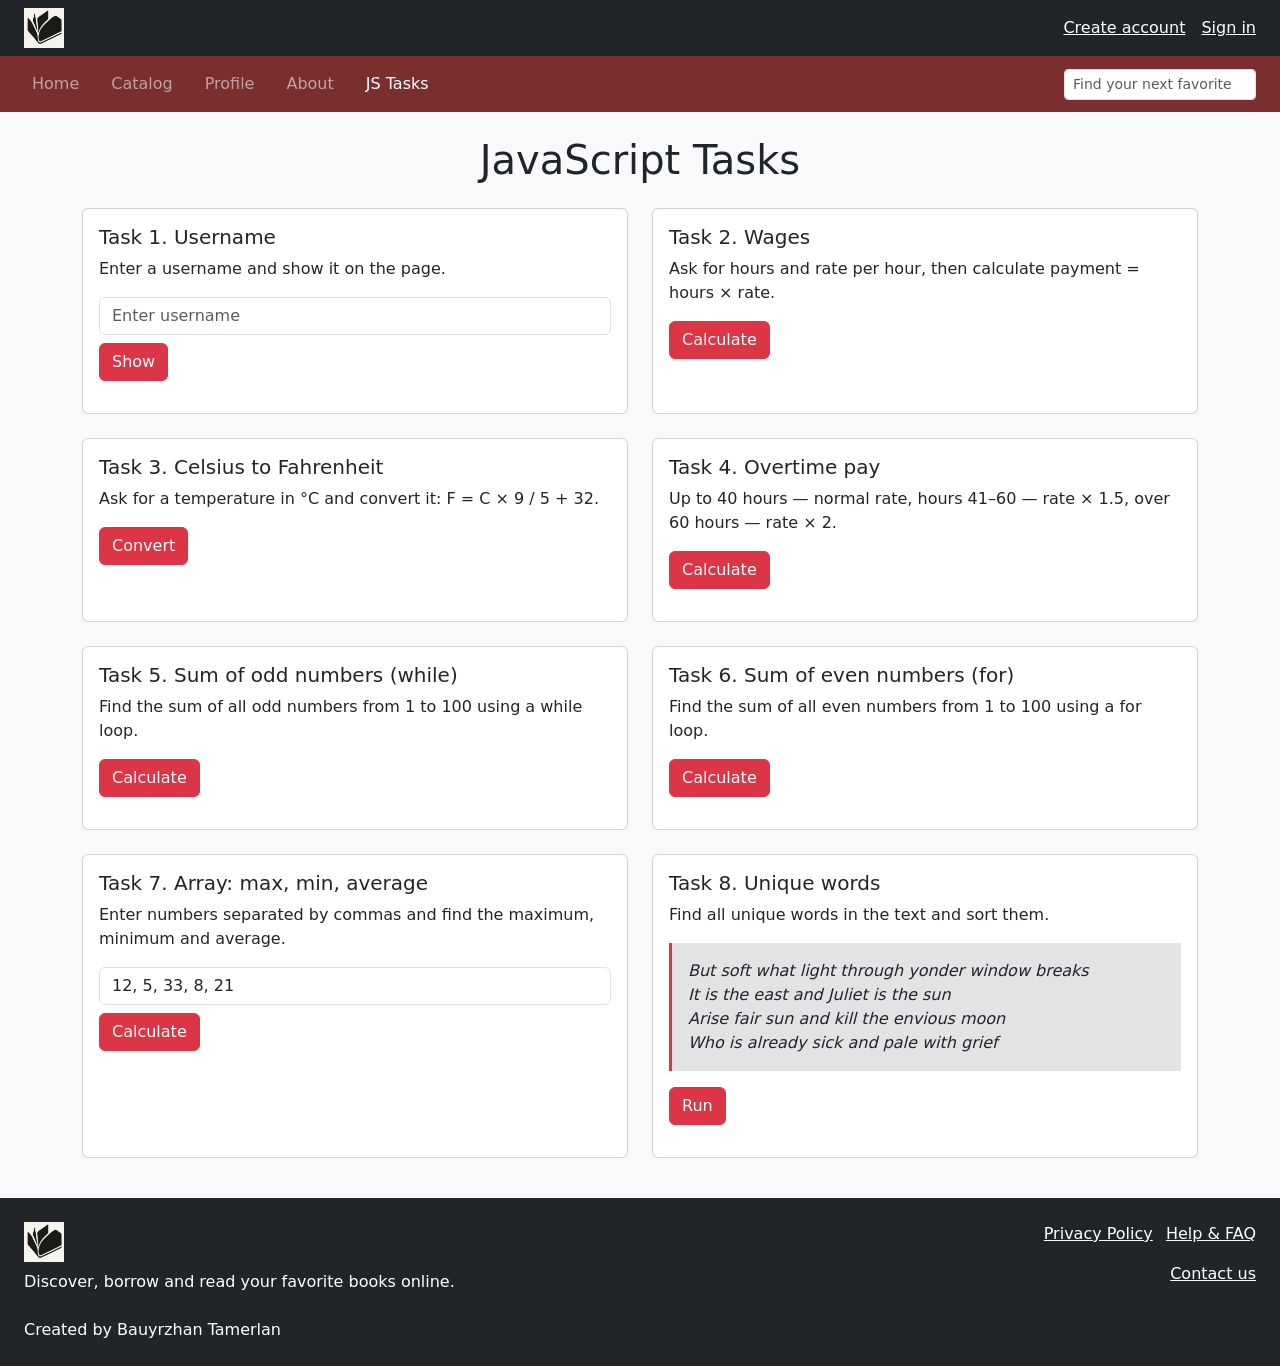
<file: js-tasks.html>
<!DOCTYPE html>
<html lang="en">
<head>
  <meta charset="UTF-8">
  <meta name="viewport" content="width=device-width, initial-scale=1">
  <title>JS Tasks</title>
  <link href="https://cdn.jsdelivr.net/npm/bootstrap@5.3.3/dist/css/bootstrap.min.css" rel="stylesheet" integrity="sha384-QWTKZyjpPEjISv5WaRU9OFeRpok6YctnYmDr5pNlyT2bRjXh0JMhjY6hW+ALEwIH" crossorigin="anonymous">
  <link rel="icon" type="image/png" href="assets/logo.png">
</head>
<body class="bg-body-tertiary d-flex flex-column min-vh-100">

<header class="bg-dark py-2">
  <div class="container-fluid px-4 d-flex justify-content-between align-items-center">
    <a href="index.html"><img src="assets/logo.png" alt="Logo" height="40"></a>
    <div class="d-flex gap-3">
      <a href="#" class="text-white">Create account</a>
      <a href="#" class="text-white">Sign in</a>
    </div>
  </div>
</header>

<div class="sticky-top">
  <nav class="navbar navbar-expand navbar-dark" style="background-color: #7a2e2e;">
    <div class="container-fluid px-4 flex-wrap gap-2">
      <ul class="navbar-nav flex-wrap gap-3 me-auto">
        <li class="nav-item"><a class="nav-link" href="index.html">Home</a></li>
        <li class="nav-item"><a class="nav-link" href="catalog.html">Catalog</a></li>
        <li class="nav-item"><a class="nav-link" href="profile-demo.html">Profile</a></li>
        <li class="nav-item"><a class="nav-link" href="about.html">About</a></li>
        <li class="nav-item"><a class="nav-link active" aria-current="page" href="js-tasks.html">JS Tasks</a></li>
      </ul>
      <form action="catalog.html" method="get" class="d-flex flex-grow-1 flex-md-grow-0" role="search">
        <input type="search" name="q" placeholder="Find your next favorite book..." class="form-control form-control-sm" aria-label="Search">
      </form>
    </div>
  </nav>
</div>

<main class="container flex-grow-1">

  <section class="pt-4 pb-3">
    <h1 class="text-center mb-4">JavaScript Tasks</h1>

    <div class="row g-4">

      <!-- Task 1 -->
      <div class="col-12 col-lg-6">
        <div class="card h-100">
          <div class="card-body">
            <h5 class="card-title">Task 1. Username</h5>
            <p class="card-text">Enter a username and show it on the page.</p>
            <input type="text" id="username" class="form-control mb-2" placeholder="Enter username">
            <button class="btn btn-danger" onclick="showUsername()">Show</button>
            <p id="result1" class="mt-3 mb-0 fw-semibold"></p>
          </div>
        </div>
      </div>

      <!-- Task 2 -->
      <div class="col-12 col-lg-6">
        <div class="card h-100">
          <div class="card-body">
            <h5 class="card-title">Task 2. Wages</h5>
            <p class="card-text">Ask for hours and rate per hour, then calculate payment = hours &times; rate.</p>
            <button class="btn btn-danger" onclick="calculateWages()">Calculate</button>
            <p id="result2" class="mt-3 mb-0 fw-semibold"></p>
          </div>
        </div>
      </div>

      <!-- Task 3 -->
      <div class="col-12 col-lg-6">
        <div class="card h-100">
          <div class="card-body">
            <h5 class="card-title">Task 3. Celsius to Fahrenheit</h5>
            <p class="card-text">Ask for a temperature in &deg;C and convert it: F = C &times; 9 / 5 + 32.</p>
            <button class="btn btn-danger" onclick="convertTemperature()">Convert</button>
            <p id="result3" class="mt-3 mb-0 fw-semibold"></p>
          </div>
        </div>
      </div>

      <!-- Task 4 -->
      <div class="col-12 col-lg-6">
        <div class="card h-100">
          <div class="card-body">
            <h5 class="card-title">Task 4. Overtime pay</h5>
            <p class="card-text">Up to 40 hours &mdash; normal rate, hours 41&ndash;60 &mdash; rate &times; 1.5, over 60 hours &mdash; rate &times; 2.</p>
            <button class="btn btn-danger" onclick="calculateOvertime()">Calculate</button>
            <p id="result4" class="mt-3 mb-0 fw-semibold"></p>
          </div>
        </div>
      </div>

      <!-- Task 5 -->
      <div class="col-12 col-lg-6">
        <div class="card h-100">
          <div class="card-body">
            <h5 class="card-title">Task 5. Sum of odd numbers (while)</h5>
            <p class="card-text">Find the sum of all odd numbers from 1 to 100 using a while loop.</p>
            <button class="btn btn-danger" onclick="sumOddWhile()">Calculate</button>
            <p id="result5" class="mt-3 mb-0 fw-semibold"></p>
          </div>
        </div>
      </div>

      <!-- Task 6 -->
      <div class="col-12 col-lg-6">
        <div class="card h-100">
          <div class="card-body">
            <h5 class="card-title">Task 6. Sum of even numbers (for)</h5>
            <p class="card-text">Find the sum of all even numbers from 1 to 100 using a for loop.</p>
            <button class="btn btn-danger" onclick="sumEvenFor()">Calculate</button>
            <p id="result6" class="mt-3 mb-0 fw-semibold"></p>
          </div>
        </div>
      </div>

      <!-- Task 7 -->
      <div class="col-12 col-lg-6">
        <div class="card h-100">
          <div class="card-body">
            <h5 class="card-title">Task 7. Array: max, min, average</h5>
            <p class="card-text">Enter numbers separated by commas and find the maximum, minimum and average.</p>
            <input type="text" id="numbers7" class="form-control mb-2" value="12, 5, 33, 8, 21">
            <button class="btn btn-danger" onclick="arrayStats()">Calculate</button>
            <p id="result7" class="mt-3 mb-0 fw-semibold"></p>
          </div>
        </div>
      </div>

      <!-- Task 8 -->
      <div class="col-12 col-lg-6">
        <div class="card h-100">
          <div class="card-body">
            <h5 class="card-title">Task 8. Unique words</h5>
            <p class="card-text">Find all unique words in the text and sort them.</p>
            <p class="bg-secondary-subtle border-start border-3 border-danger p-3 fst-italic">
              But soft what light through yonder window breaks<br>
              It is the east and Juliet is the sun<br>
              Arise fair sun and kill the envious moon<br>
              Who is already sick and pale with grief
            </p>
            <button class="btn btn-danger" onclick="uniqueWords()">Run</button>
            <p id="result8" class="mt-3 mb-0 fw-semibold"></p>
          </div>
        </div>
      </div>

    </div>
  </section>

</main>

<footer class="bg-dark text-white mt-4">
  <div class="container-fluid px-4 py-4">
    <div class="row g-3">
      <div class="col-md-6">
        <img src="assets/logo.png" alt="Logo" height="40">
        <p class="mt-2 mb-0">Discover, borrow and read your favorite books online.</p>
        <p class="mt-4 mb-0">Created by Bauyrzhan Tamerlan</p>
      </div>
      <div class="col-md-6 text-md-end">
        <p>
          <a href="#" class="text-white me-2">Privacy Policy</a>
          <a href="#" class="text-white">Help &amp; FAQ</a>
        </p>
        <p class="mb-0"><a href="about.html" class="text-white">Contact us</a></p>
      </div>
    </div>
  </div>
</footer>

<script src="js/tasks.js"></script>
</body>
</html>
</file>
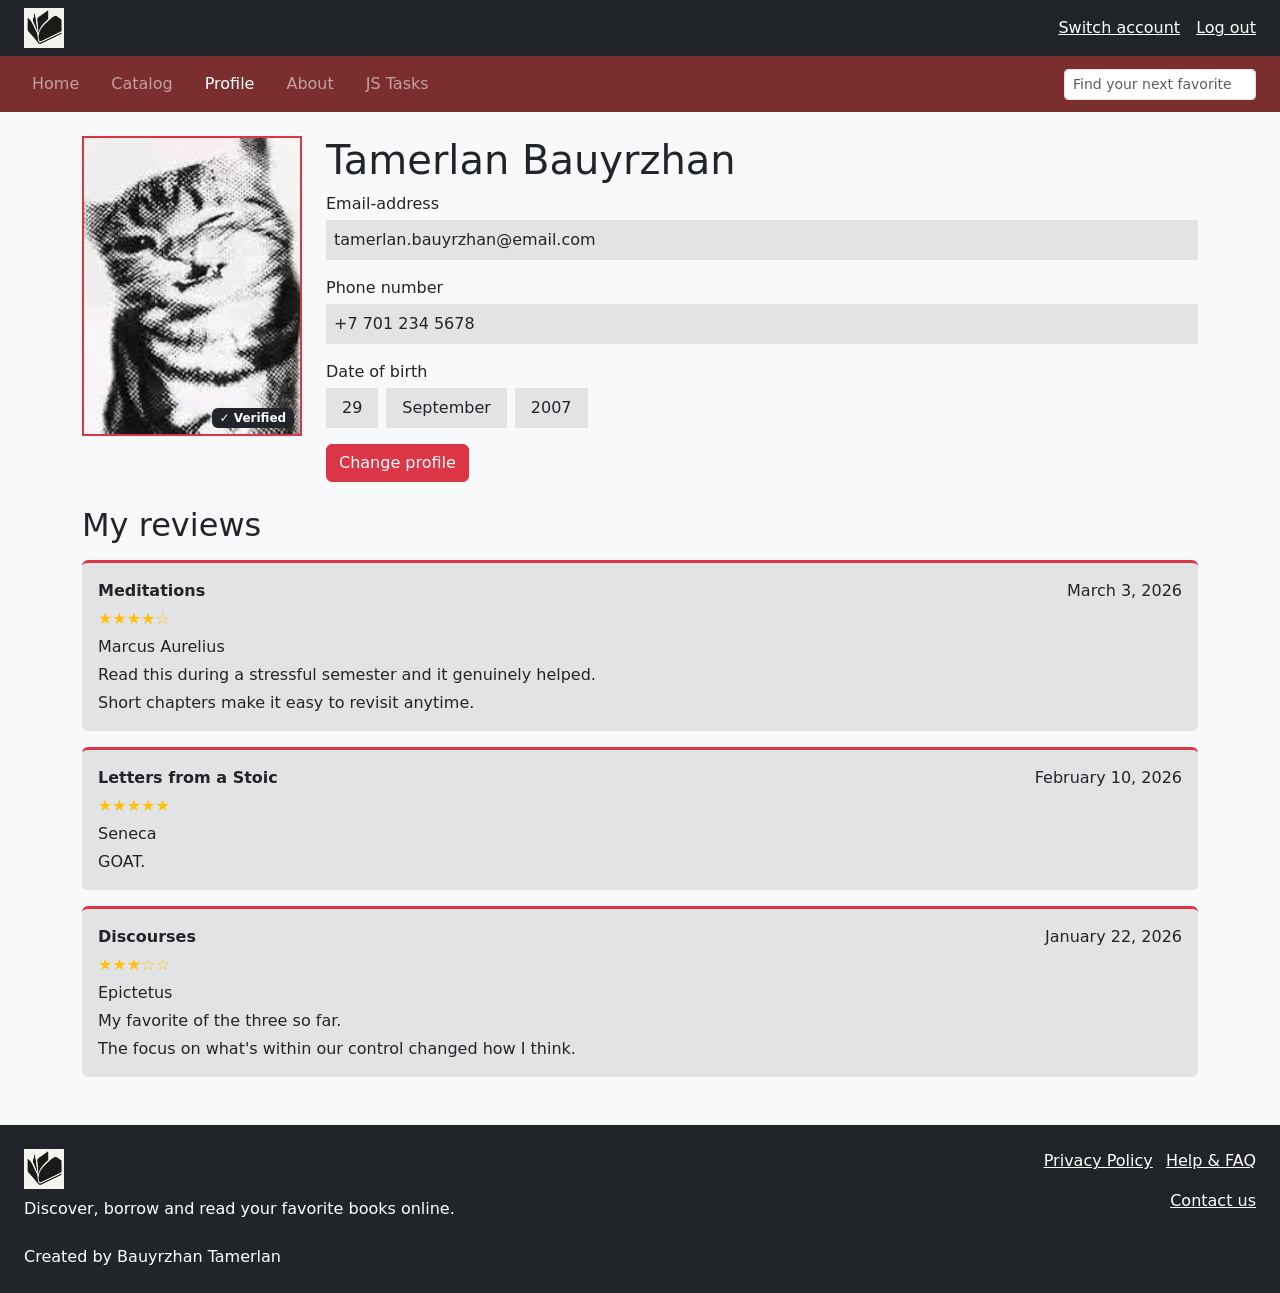
<file: profile-demo.html>
<!DOCTYPE html>
<html lang="en">
<head>
  <meta charset="UTF-8">
  <meta name="viewport" content="width=device-width, initial-scale=1">
  <title>Tamerlan Bauyrzhan</title>
  <link href="https://cdn.jsdelivr.net/npm/bootstrap@5.3.3/dist/css/bootstrap.min.css" rel="stylesheet" integrity="sha384-QWTKZyjpPEjISv5WaRU9OFeRpok6YctnYmDr5pNlyT2bRjXh0JMhjY6hW+ALEwIH" crossorigin="anonymous">
  <link rel="icon" type="image/png" href="assets/logo.png">
</head>
<body class="bg-body-tertiary d-flex flex-column min-vh-100">

<header class="bg-dark py-2">
  <div class="container-fluid px-4 d-flex justify-content-between align-items-center">
    <a href="index.html"><img src="assets/logo.png" alt="Logo" height="40"></a>
    <div class="d-flex gap-3">
      <a href="#" class="text-white">Switch account</a>
      <a href="#" class="text-white">Log out</a>
    </div>
  </div>
</header>

<div class="sticky-top">
  <nav class="navbar navbar-expand navbar-dark" style="background-color: #7a2e2e;">
    <div class="container-fluid px-4 flex-wrap gap-2">
      <ul class="navbar-nav flex-wrap gap-3 me-auto">
        <li class="nav-item"><a class="nav-link" href="index.html">Home</a></li>
        <li class="nav-item"><a class="nav-link" href="catalog.html">Catalog</a></li>
        <li class="nav-item"><a class="nav-link active" aria-current="page" href="profile-demo.html">Profile</a></li>
        <li class="nav-item"><a class="nav-link" href="about.html">About</a></li>
        <li class="nav-item"><a class="nav-link" href="js-tasks.html">JS Tasks</a></li>
      </ul>
      <form action="catalog.html" method="get" class="d-flex flex-grow-1 flex-md-grow-0" role="search">
        <input type="search" name="q" placeholder="Find your next favorite book..." class="form-control form-control-sm" aria-label="Search">
      </form>
    </div>
  </nav>
</div>

<main class="container flex-grow-1">

  <article class="pt-4">
    <div class="row g-4">
      <div class="col-md-auto">
        <div class="position-relative d-inline-block">
          <img src="assets/profile-tamerlan.png" alt="Tamerlan Bauyrzhan profile photo" class="d-block object-fit-cover border border-2 border-danger bg-secondary-subtle" width="220" height="300">
          <span class="badge bg-dark position-absolute bottom-0 end-0 m-2">✓ Verified</span>
        </div>
      </div>

      <div class="col-md">
        <h1>Tamerlan Bauyrzhan</h1>

        <label class="form-label mb-1">Email-address</label>
        <p class="bg-secondary-subtle p-2 mb-3">tamerlan.bauyrzhan@email.com</p>

        <label class="form-label mb-1">Phone number</label>
        <p class="bg-secondary-subtle p-2 mb-3">+7 701 234 5678</p>

        <fieldset class="mb-2">
          <legend class="fs-6 mb-1">Date of birth</legend>
          <div class="d-flex flex-wrap gap-2">
            <p class="bg-secondary-subtle px-3 py-2 mb-0">29</p>
            <p class="bg-secondary-subtle px-3 py-2 mb-0">September</p>
            <p class="bg-secondary-subtle px-3 py-2 mb-0">2007</p>
          </div>
        </fieldset>

        <a href="#" class="btn btn-danger mt-2">Change profile</a>
      </div>
    </div>
  </article>

  <section class="py-4">
    <h2 class="mb-3">My reviews</h2>

    <div class="row g-3">
      <div class="col-12">
        <article class="card card-body h-100 bg-secondary-subtle border-0 border-top border-3 border-danger">
          <div class="d-flex flex-wrap justify-content-between gap-2 mb-1">
            <span class="fw-bold">Meditations</span><span>March 3, 2026</span>
          </div>
          <p class="text-warning mb-1" aria-label="4 out of 5 stars">★★★★☆</p>
          <p class="mb-1">Marcus Aurelius</p>
          <p class="mb-1">Read this during a stressful semester and it genuinely helped.</p>
          <p class="mb-0">Short chapters make it easy to revisit anytime.</p>
        </article>
      </div>

      <div class="col-12">
        <article class="card card-body h-100 bg-secondary-subtle border-0 border-top border-3 border-danger">
          <div class="d-flex flex-wrap justify-content-between gap-2 mb-1">
            <span class="fw-bold">Letters from a Stoic</span><span>February 10, 2026</span>
          </div>
          <p class="text-warning mb-1" aria-label="5 out of 5 stars">★★★★★</p>
          <p class="mb-1">Seneca</p>
          <p class="mb-0">GOAT.</p>
        </article>
      </div>

      <div class="col-12">
        <article class="card card-body h-100 bg-secondary-subtle border-0 border-top border-3 border-danger">
          <div class="d-flex flex-wrap justify-content-between gap-2 mb-1">
            <span class="fw-bold">Discourses</span><span>January 22, 2026</span>
          </div>
          <p class="text-warning mb-1" aria-label="3 out of 5 stars">★★★☆☆</p>
          <p class="mb-1">Epictetus</p>
          <p class="mb-1">My favorite of the three so far.</p>
          <p class="mb-0">The focus on what's within our control changed how I think.</p>
        </article>
      </div>
    </div>
  </section>

</main>

<footer class="bg-dark text-white mt-4">
  <div class="container-fluid px-4 py-4">
    <div class="row g-3">
      <div class="col-md-6">
        <img src="assets/logo.png" alt="Logo" height="40">
        <p class="mt-2 mb-0">Discover, borrow and read your favorite books online.</p>
        <p class="mt-4 mb-0">Created by Bauyrzhan Tamerlan</p>
      </div>
      <div class="col-md-6 text-md-end">
        <p>
          <a href="#" class="text-white me-2">Privacy Policy</a>
          <a href="#" class="text-white">Help &amp; FAQ</a>
        </p>
        <p class="mb-0"><a href="about.html" class="text-white">Contact us</a></p>
      </div>
    </div>
  </div>
</footer>

</body>
</html>
</file>
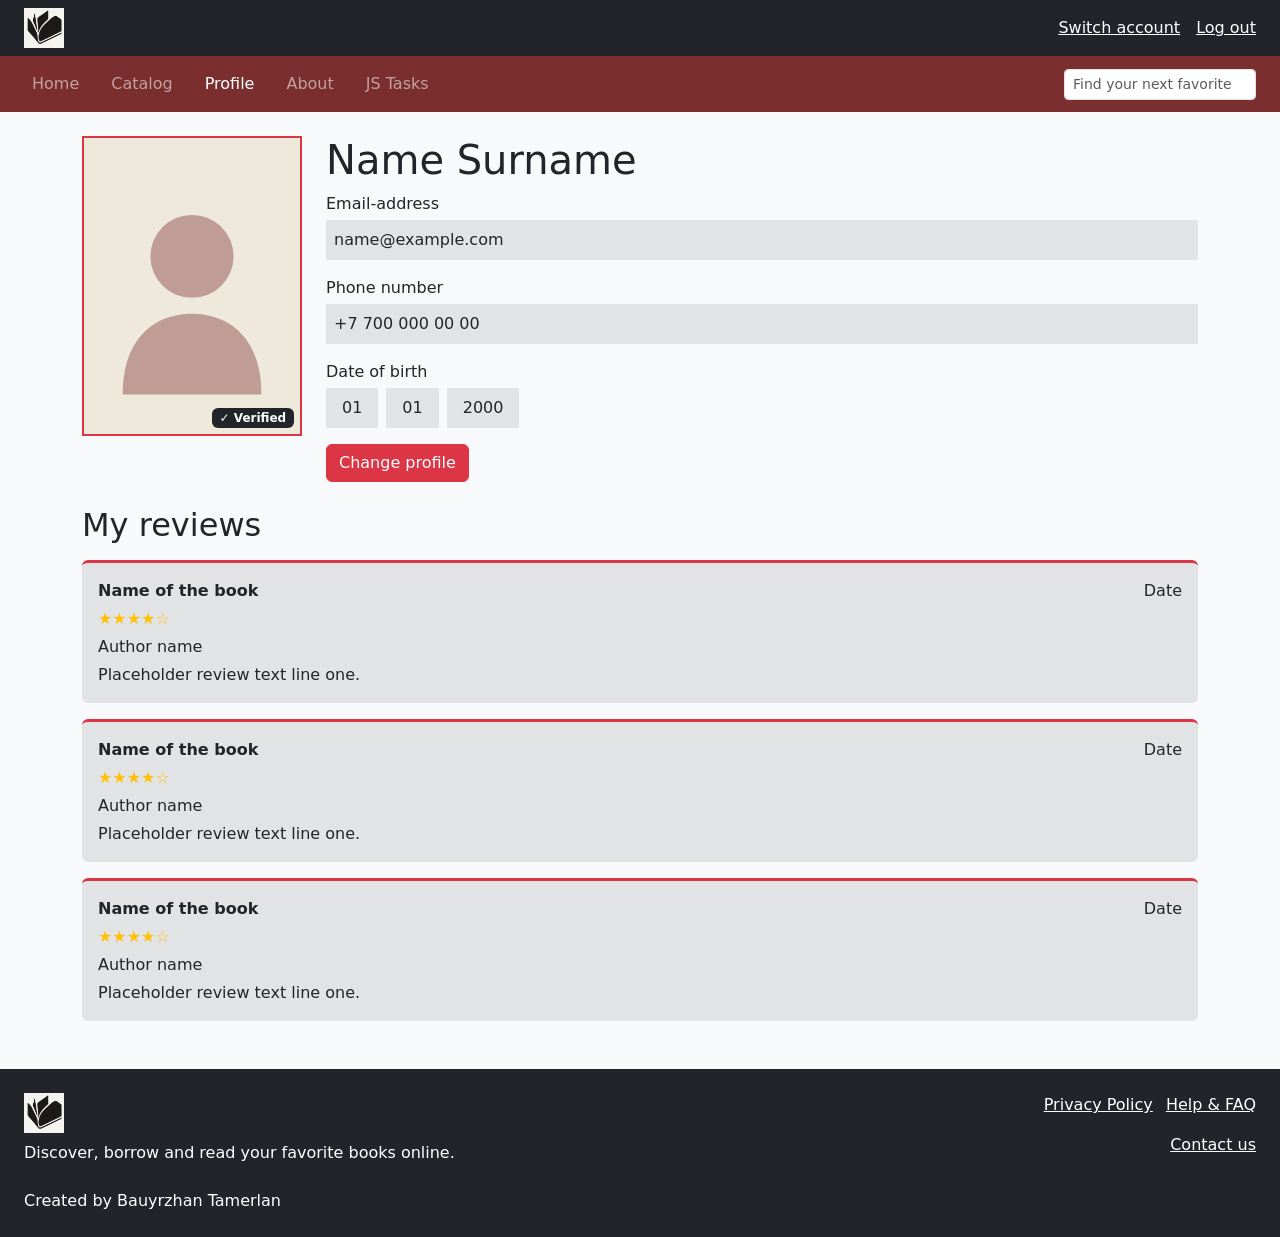
<file: profile.html>
<!DOCTYPE html>
<html lang="en">
<head>
  <meta charset="UTF-8">
  <meta name="viewport" content="width=device-width, initial-scale=1">
  <title>Profile</title>
  <link href="https://cdn.jsdelivr.net/npm/bootstrap@5.3.3/dist/css/bootstrap.min.css" rel="stylesheet" integrity="sha384-QWTKZyjpPEjISv5WaRU9OFeRpok6YctnYmDr5pNlyT2bRjXh0JMhjY6hW+ALEwIH" crossorigin="anonymous">
  <link rel="icon" type="image/png" href="assets/logo.png">
</head>
<body class="bg-body-tertiary d-flex flex-column min-vh-100">

<header class="bg-dark py-2">
  <div class="container-fluid px-4 d-flex justify-content-between align-items-center">
    <a href="index.html"><img src="assets/logo.png" alt="Logo" height="40"></a>
    <div class="d-flex gap-3">
      <a href="#" class="text-white">Switch account</a>
      <a href="#" class="text-white">Log out</a>
    </div>
  </div>
</header>

<div class="sticky-top">
  <nav class="navbar navbar-expand navbar-dark" style="background-color: #7a2e2e;">
    <div class="container-fluid px-4 flex-wrap gap-2">
      <ul class="navbar-nav flex-wrap gap-3 me-auto">
        <li class="nav-item"><a class="nav-link" href="index.html">Home</a></li>
        <li class="nav-item"><a class="nav-link" href="catalog.html">Catalog</a></li>
        <li class="nav-item"><a class="nav-link active" aria-current="page" href="profile-demo.html">Profile</a></li>
        <li class="nav-item"><a class="nav-link" href="about.html">About</a></li>
        <li class="nav-item"><a class="nav-link" href="js-tasks.html">JS Tasks</a></li>
      </ul>
      <form action="catalog.html" method="get" class="d-flex flex-grow-1 flex-md-grow-0" role="search">
        <input type="search" name="q" placeholder="Find your next favorite book..." class="form-control form-control-sm" aria-label="Search">
      </form>
    </div>
  </nav>
</div>

<main class="container flex-grow-1">

  <article class="pt-4">
    <div class="row g-4">
      <div class="col-md-auto">
        <div class="position-relative d-inline-block">
          <img src="assets/profile-placeholder.svg" alt="Profile icon" class="d-block object-fit-cover border border-2 border-danger bg-secondary-subtle" width="220" height="300">
          <span class="badge bg-dark position-absolute bottom-0 end-0 m-2">✓ Verified</span>
        </div>
      </div>

      <div class="col-md">
        <h1>Name Surname</h1>

        <label class="form-label mb-1">Email-address</label>
        <p class="bg-secondary-subtle p-2 mb-3">name@example.com</p>

        <label class="form-label mb-1">Phone number</label>
        <p class="bg-secondary-subtle p-2 mb-3">+7 700 000 00 00</p>

        <fieldset class="mb-2">
          <legend class="fs-6 mb-1">Date of birth</legend>
          <div class="d-flex flex-wrap gap-2">
            <p class="bg-secondary-subtle px-3 py-2 mb-0">01</p>
            <p class="bg-secondary-subtle px-3 py-2 mb-0">01</p>
            <p class="bg-secondary-subtle px-3 py-2 mb-0">2000</p>
          </div>
        </fieldset>

        <a href="#" class="btn btn-danger mt-2">Change profile</a>
      </div>
    </div>
  </article>

  <section class="py-4">
    <h2 class="mb-3">My reviews</h2>

    <div class="row g-3">
      <div class="col-12">
        <article class="card card-body h-100 bg-secondary-subtle border-0 border-top border-3 border-danger">
          <div class="d-flex flex-wrap justify-content-between gap-2 mb-1">
            <span class="fw-bold">Name of the book</span><span>Date</span>
          </div>
          <p class="text-warning mb-1" aria-label="4 out of 5 stars">★★★★☆</p>
          <p class="mb-1">Author name</p>
          <p class="mb-0">Placeholder review text line one.</p>
        </article>
      </div>

      <div class="col-12">
        <article class="card card-body h-100 bg-secondary-subtle border-0 border-top border-3 border-danger">
          <div class="d-flex flex-wrap justify-content-between gap-2 mb-1">
            <span class="fw-bold">Name of the book</span><span>Date</span>
          </div>
          <p class="text-warning mb-1" aria-label="4 out of 5 stars">★★★★☆</p>
          <p class="mb-1">Author name</p>
          <p class="mb-0">Placeholder review text line one.</p>
        </article>
      </div>

      <div class="col-12">
        <article class="card card-body h-100 bg-secondary-subtle border-0 border-top border-3 border-danger">
          <div class="d-flex flex-wrap justify-content-between gap-2 mb-1">
            <span class="fw-bold">Name of the book</span><span>Date</span>
          </div>
          <p class="text-warning mb-1" aria-label="4 out of 5 stars">★★★★☆</p>
          <p class="mb-1">Author name</p>
          <p class="mb-0">Placeholder review text line one.</p>
        </article>
      </div>
    </div>
  </section>

</main>

<footer class="bg-dark text-white mt-4">
  <div class="container-fluid px-4 py-4">
    <div class="row g-3">
      <div class="col-md-6">
        <img src="assets/logo.png" alt="Logo" height="40">
        <p class="mt-2 mb-0">Discover, borrow and read your favorite books online.</p>
        <p class="mt-4 mb-0">Created by Bauyrzhan Tamerlan</p>
      </div>
      <div class="col-md-6 text-md-end">
        <p>
          <a href="#" class="text-white me-2">Privacy Policy</a>
          <a href="#" class="text-white">Help &amp; FAQ</a>
        </p>
        <p class="mb-0"><a href="about.html" class="text-white">Contact us</a></p>
      </div>
    </div>
  </div>
</footer>

</body>
</html>
</file>
